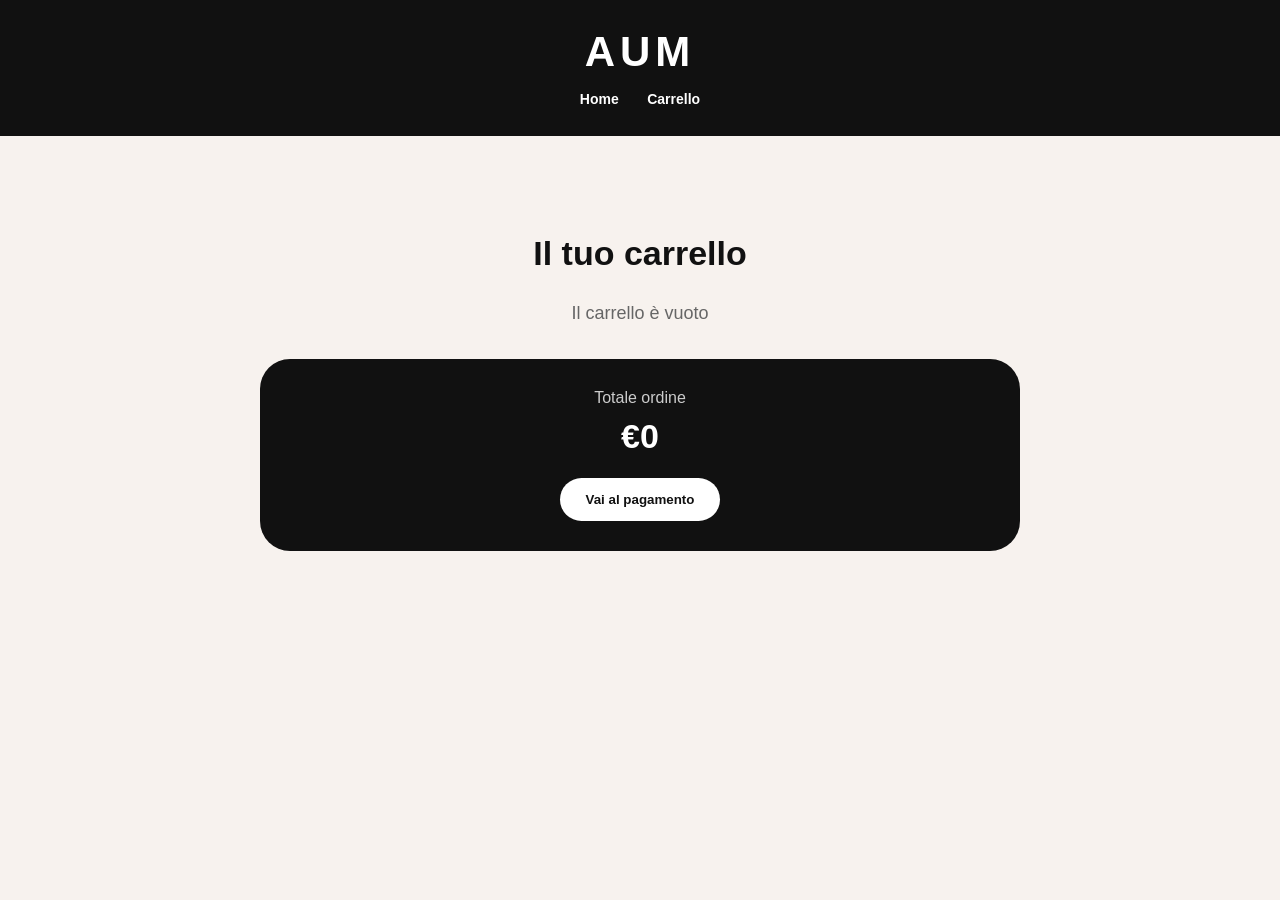
<file: cart.html>
<!DOCTYPE html>
<html lang="it">
<head>
  <meta charset="UTF-8">
  <meta name="viewport" content="width=device-width, initial-scale=1.0">
  <title>Carrello</title>
  <link rel="stylesheet" href="style.css">
</head>

<body>

<header>
  <h1>AUM</h1>
  <nav>
    <a href="index.html">Home</a>
    <a href="cart.html">Carrello</a>
  </nav>
</header>

<main class="cart-page">
  <h1>Il tuo carrello</h1>

  <div id="cartList"></div>

  <div class="cart-summary">
    <p>Totale ordine</p>
    <h2>€<span id="total">0</span></h2>
    <button onclick="goToCheckout()">Vai al pagamento</button>
  </div>
</main>

<script src="script.js"></script>
</body>
</html>
</file>
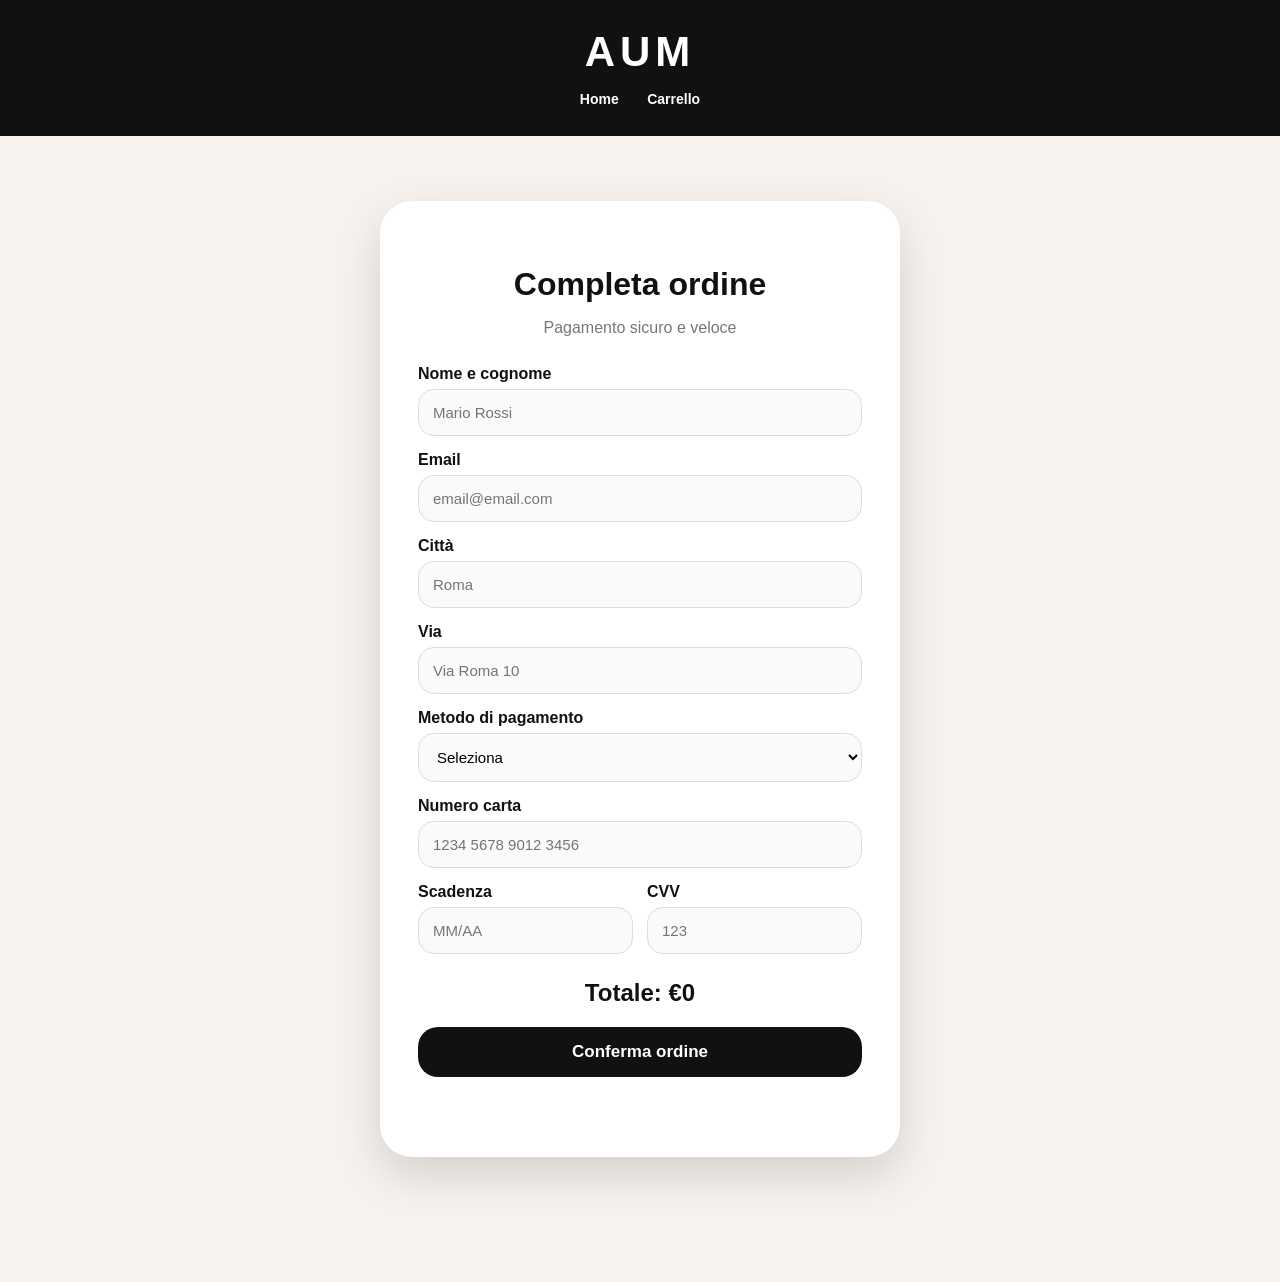
<file: checkout.html>
<!DOCTYPE html>
<html lang="it">
<head>
  <meta charset="UTF-8">
  <meta name="viewport" content="width=device-width, initial-scale=1.0">
  <title>Pagamento</title>
  <link rel="stylesheet" href="style.css">
</head>

<body>

<header>
  <h1>AUM</h1>
  <nav>
    <a href="index.html">Home</a>
    <a href="cart.html">Carrello</a>
  </nav>
</header>

<section class="checkout">
  <h1>Completa ordine</h1>
  <p class="checkout-subtitle">Pagamento sicuro e veloce</p>

  <form onsubmit="completeOrder(event)">
    <label>Nome e cognome</label>
    <input type="text" id="name" placeholder="Mario Rossi">

    <label>Email</label>
    <input type="email" id="email" placeholder="email@email.com">

    <label>Città</label>
    <input type="text" id="city" placeholder="Roma">

    <label>Via</label>
    <input type="text" id="address" placeholder="Via Roma 10">

    <label>Metodo di pagamento</label>
    <select id="payment">
      <option value="">Seleziona</option>
      <option>Carta</option>
      <option>PayPal</option>
      <option>Bonifico</option>
    </select>

    <div class="card-payment">
      <label>Numero carta</label>
      <input type="text" id="cardNumber" placeholder="1234 5678 9012 3456">

      <div class="payment-row">
        <div>
          <label>Scadenza</label>
          <input type="text" id="expiry" placeholder="MM/AA">
        </div>

        <div>
          <label>CVV</label>
          <input type="text" id="cvv" placeholder="123">
        </div>
      </div>
    </div>

    <p id="error"></p>

    <h2>Totale: €<span id="total">0</span></h2>

    <button class="pay-btn" type="submit">Conferma ordine</button>
  </form>
</section>

<script src="script.js"></script>

</body>
</html>
</file>
<file: style.css>
body {
  margin: 0;
  font-family: Arial, sans-serif;
  background: #f7f2ee;
  color: #111;
}

header {
  background: #111;
  color: white;
  padding: 28px 20px;
  text-align: center;
}

header h1 {
  margin: 0;
  font-size: 42px;
  letter-spacing: 5px;
}

nav {
  margin-top: 14px;
}

nav a {
  color: white;
  margin: 0 12px;
  text-decoration: none;
  font-weight: bold;
  font-size: 14px;
}

.hero {
  padding: 75px 20px 45px;
  text-align: center;
}

.hero h2 {
  font-size: 40px;
  margin: 0;
}

.hero p {
  color: #555;
  font-size: 17px;
}

.products {
  padding: 40px 20px 75px;
  text-align: center;
}

.products h2 {
  font-size: 32px;
  margin-bottom: 30px;
}

.grid {
  display: flex;
  justify-content: center;
  gap: 28px;
  flex-wrap: wrap;
}

.card {
  background: white;
  width: 240px;
  padding: 18px;
  border-radius: 28px;
  box-shadow: 0 18px 40px rgba(0,0,0,0.12);
  text-align: center;
  transition: 0.25s;
}

.card:hover {
  transform: translateY(-8px) scale(1.02);
}

.product-img {
  width: 100%;
  height: 170px;
  object-fit: cover;
  border-radius: 22px;
}

.card h3 {
  font-size: 20px;
  margin-bottom: 5px;
}

.price {
  color: #ff4f8b;
  font-weight: bold;
  font-size: 18px;
}

button {
  background: #111;
  color: white;
  border: none;
  padding: 12px 18px;
  cursor: pointer;
  border-radius: 999px;
  font-weight: bold;
  transition: 0.25s;
}

button:hover {
  background: #ff4f8b;
  transform: scale(1.04);
}

footer {
  background: #111;
  color: white;
  text-align: center;
  padding: 22px;
}

/* TOAST */
.toast {
  position: fixed;
  bottom: 25px;
  left: 50%;
  transform: translateX(-50%) translateY(20px);
  background: #111;
  color: white;
  padding: 14px 22px;
  border-radius: 999px;
  opacity: 0;
  transition: 0.3s;
  z-index: 999;
}

.toast.show {
  opacity: 1;
  transform: translateX(-50%) translateY(0);
}

/* CARRELLO */
.cart-page {
  max-width: 760px;
  margin: 55px auto;
  padding: 20px;
}

.cart-page h1 {
  text-align: center;
  font-size: 34px;
  margin-bottom: 30px;
}

.empty-cart {
  text-align: center;
  font-size: 18px;
  color: #666;
}

.cart-item {
  background: white;
  padding: 20px;
  margin-bottom: 18px;
  border-radius: 28px;
  box-shadow: 0 12px 30px rgba(0,0,0,0.1);
  display: grid;
  grid-template-columns: 90px 1fr auto auto;
  align-items: center;
  gap: 18px;
}

.cart-img {
  width: 82px;
  height: 82px;
  object-fit: cover;
  border-radius: 18px;
}

.cart-info h3 {
  margin: 0;
  font-size: 20px;
}

.cart-info p {
  margin: 5px 0 0;
  color: #ff4f8b;
  font-weight: bold;
}

.cart-actions {
  display: flex;
  align-items: center;
  gap: 10px;
}

.cart-actions button {
  width: 36px;
  height: 36px;
  padding: 0;
  font-size: 18px;
}

.cart-actions span {
  font-weight: bold;
  min-width: 20px;
  text-align: center;
}

.remove {
  background: transparent;
  color: #ff4f8b;
  padding: 8px;
}

.remove:hover {
  background: transparent;
  color: #111;
}

.cart-summary {
  background: #111;
  color: white;
  padding: 30px;
  border-radius: 30px;
  text-align: center;
  margin-top: 35px;
}

.cart-summary p {
  margin: 0;
  color: #ccc;
}

.cart-summary h2 {
  font-size: 34px;
  margin: 10px 0 22px;
}

.cart-summary button {
  background: white;
  color: #111;
  padding: 14px 26px;
}

.cart-summary button:hover {
  background: #ff4f8b;
  color: white;
}

/* CHECKOUT */
.checkout {
  width: 90%;
  max-width: 520px;
  margin: 65px auto;
  background: white;
  padding: 38px;
  border-radius: 32px;
  box-shadow: 0 18px 45px rgba(0,0,0,0.14);
  box-sizing: border-box;
}

.checkout h1 {
  text-align: center;
  font-size: 32px;
  margin-bottom: 8px;
}

.checkout-subtitle {
  text-align: center;
  color: #777;
  margin-bottom: 28px;
}

.checkout label {
  display: block;
  margin-top: 15px;
  margin-bottom: 6px;
  font-weight: bold;
}

.checkout input,
.checkout select {
  width: 100%;
  padding: 14px;
  border: 1px solid #ddd;
  border-radius: 16px;
  box-sizing: border-box;
  font-size: 15px;
  background: #fafafa;
}

.checkout input:focus,
.checkout select:focus {
  outline: none;
  border-color: #ff4f8b;
  background: white;
}

.payment-row {
  display: grid;
  grid-template-columns: 1fr 1fr;
  gap: 14px;
}

.checkout h2 {
  text-align: center;
  margin-top: 25px;
}

.checkout button {
  width: 100%;
  margin-top: 18px;
  padding: 15px;
}

#error {
  color: #ff4f8b;
  text-align: center;
  font-weight: bold;
  margin-top: 15px;
}

@media (max-width: 600px) {
  header h1 {
    font-size: 32px;
  }

  nav a {
    display: inline-block;
    margin: 8px;
  }

  .hero h2 {
    font-size: 30px;
  }

  .card {
    width: 85%;
  }

  .cart-item {
    grid-template-columns: 1fr;
    text-align: center;
  }

  .cart-img {
    margin: 0 auto;
    width: 100px;
    height: 100px;
  }

  .cart-actions {
    justify-content: center;
  }

  .payment-row {
    grid-template-columns: 1fr;
  }
}

.checkout {
  padding-bottom: 80px !important;
}

.checkout button {
  display: block !important;
  width: 100% !important;
  margin-top: 20px !important;
  background: #111 !important;
  color: white !important;
  padding: 15px !important;
  border-radius: 20px !important;
}

body {
  padding-bottom: 60px;
}

.checkout button {
  display: block;
  width: 100%;
  margin-top: 25px;
  padding: 16px;
  background: #111;
  color: white;
  border: none;
  border-radius: 20px;
  font-size: 16px;
  font-weight: bold;
  cursor: pointer;
}

.checkout button:hover {
  background: #ff4f8b;
}

.pay-btn {
  display: block !important;
  width: 100% !important;
  padding: 18px !important;
  margin-top: 25px !important;
  
  background-color: #111 !important;
  color: white !important;
  
  border: none !important;
  border-radius: 999px !important;
  
  font-size: 17px !important;
  font-weight: bold !important;
  text-align: center !important;
  
  appearance: none !important;
  -webkit-appearance: none !important;
}

.pay-btn:hover {
  background-color: #ff4f8b !important;
}
</file>
